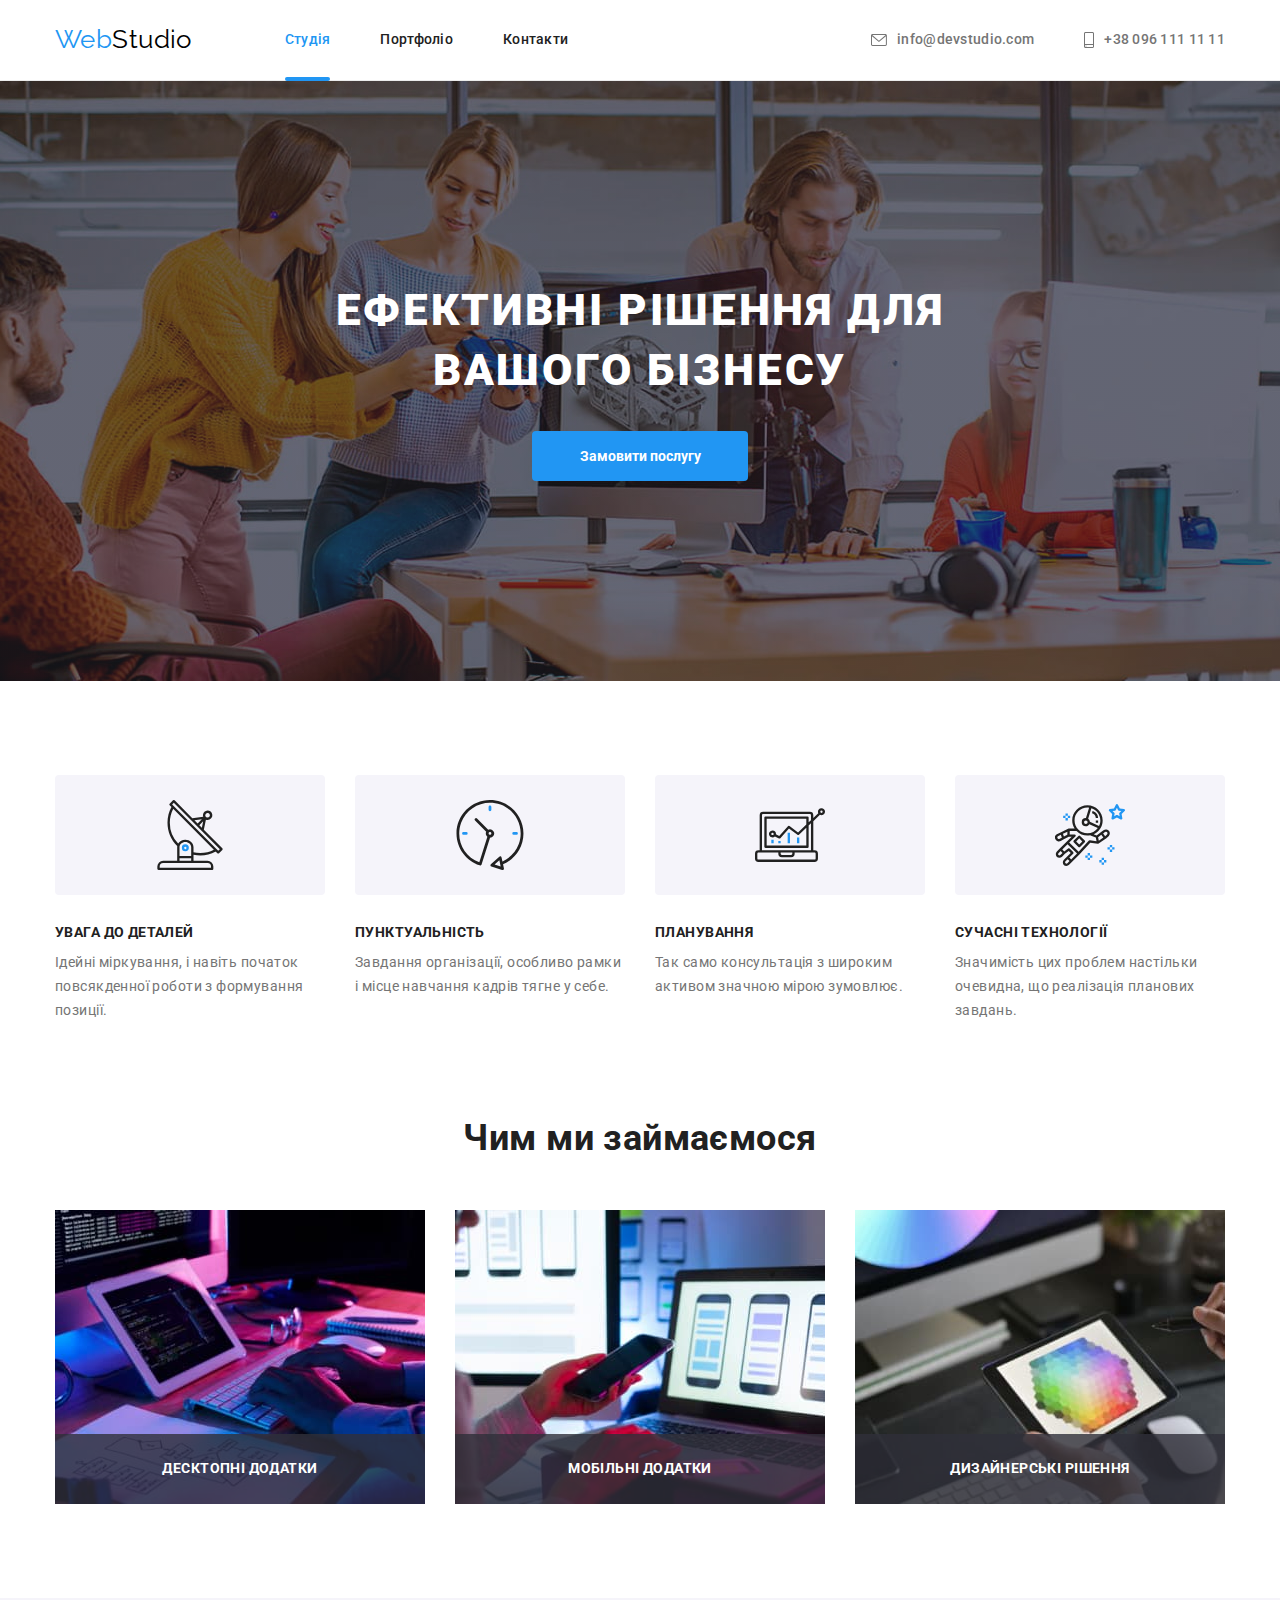
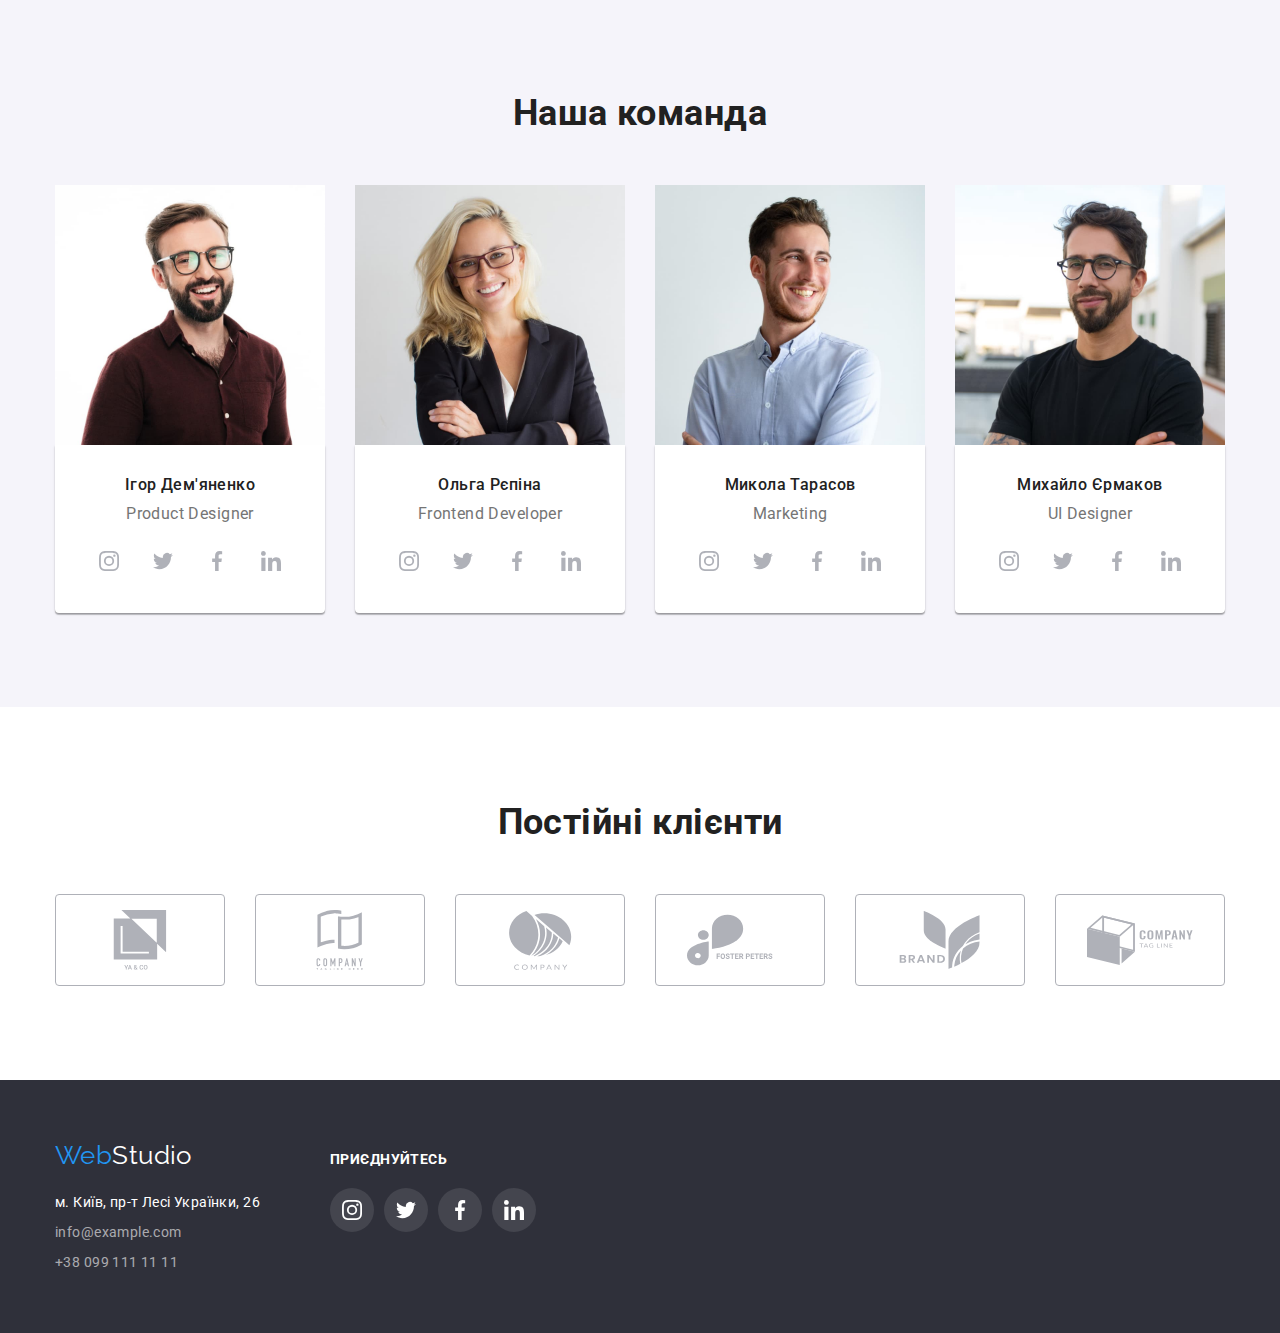
<file: index.html>
<!DOCTYPE html>
<html lang="uk">

<head>
    <meta charset="UTF-8">
    <meta http-equiv="X-UA-Compatible" content="IE=edge">
    <meta name="viewport" content="width=device-width, initial-scale=1.0">
    <title>Студія</title>
    <link
        href="https://fonts.googleapis.com/css2?family=Raleway:wght@700&family=Roboto:wght@400;500;700;900&display=swap"
        rel="stylesheet" />
    <link rel="stylesheet"
        href="https://cdnjs.cloudflare.com/ajax/libs/modern-normalize/1.1.0/modern-normalize.min.css">
    <link rel="stylesheet" href="./css/styles.css" />
</head>

<body>
    <header>
        <div class="container header">
            <nav class="main-nav">
                <a class="logo" href="./index.html"><span class="accent">Web</span>Studio</a>
                <ul class="site-nav list">
                    <li class="item"><a class="link current" href="./index.html">Студія</a></li>
                    <li class="item"><a class="link" href="./portfolio.html">Портфоліо</a></li>
                    <li class="item"><a class="link" href="">Контакти</a></li>
                </ul>
            </nav>
            <ul class="contacts list">
                <li class="item">
                    <a class="link" href="mailto:info@devstudio.com">
                        <svg class="contacts-icon" width="16" height="12">
                            <use href="./images/icons.svg#envelope"></use>
                        </svg>
                        info@devstudio.com
                    </a>
                </li>
                <li class="item">
                    <a class="link" href="tel:+380961111111">
                        <svg class="contacts-icon" width="10" height="16">
                            <use href="./images/icons.svg#smartphone"></use>
                        </svg>
                        +38 096 111 11 11
                    </a>
                </li>
            </ul>
        </div>
    </header>
    <main>
        <!-- Hero -->
        <section class="section hero">
            <div class="container">
                <h1 class="hero-title">Ефективні рішення для вашого бізнесу</h1>
                <button data-modal-open type="button" class="button primary">Замовити послугу</button>
            </div>
            <div class="backdrop is-hidden" data-modal>
                <div class="modal">
                    <button data-modal-close type="button" class="button-close">
                        <svg class="modal-close" width="11" height="11">
                            <use href="./images/icons.svg#Vector"></use>
                        </svg>
                    </button>
                </div>
            </div>
        </section>
        <!-- Features -->
        <section class="section">
            <div class="container">
                <h2 class="hidden">Особливості</h2>
                <ul class="features-list list">
                    <li class="item">
                        <div class="features-list icon-box">
                            <svg class="features-list icon" width="70" height="70">
                                <use href="./images/icons.svg#antenna"></use>
                            </svg>
                        </div>
                        <h3 class="title">УВАГА ДО ДЕТАЛЕЙ</h3>
                        <p class="text">Ідейні міркування, і навіть початок повсякденної роботи з формування позиції.
                        </p>
                    </li>
                    <li class="item">
                        <div class="features-list icon-box">
                            <svg class="features-list icon" width="70" height="70">
                                <use href="./images/icons.svg#clock"></use>
                            </svg>
                        </div>
                        <h3 class="title">ПУНКТУАЛЬНІСТЬ</h3>
                        <p class="text">Завдання організації, особливо рамки і місце навчання кадрів тягне у себе.</p>
                    </li>
                    <li class="item">
                        <div class="features-list icon-box">
                            <svg class="features-list icon" width="70" height="70">
                                <use href="./images/icons.svg#diagram"></use>
                            </svg>
                        </div>
                        <h3 class="title">ПЛАНУВАННЯ</h3>
                        <p class="text">Так само консультація з широким активом значною мірою зумовлює.</p>
                    </li>
                    <li class="item">
                        <div class="features-list icon-box">
                            <svg class="features-list icon" width="70" height="70">
                                <use href="./images/icons.svg#astronaut"></use>
                            </svg>
                        </div>
                        <h3 class="title">СУЧАСНІ ТЕХНОЛОГІЇ</h3>
                        <p class="text">Значимість цих проблем настільки очевидна, що реалізація планових завдань.</p>
                    </li>
                </ul>
            </div>
        </section>
        <!-- Work -->
        <section class="section work">
            <div class="container">
                <h2 class="section-title">Чим ми займаємося</h2>
                <ul class="work-list list">
                    <li class="item">
                        <img src="./images/work/box1.jpg" alt="Программирование" width="370" height="294">
                        <h3 class="title">ДЕСКТОПНІ ДОДАТКИ</h3>
                    </li>
                    <li class="item">
                        <img src="./images/work/box2.jpg" alt="Адаптация к мобильным версиям" width="370" height="294">
                        <h3 class="title">МОБІЛЬНІ ДОДАТКИ</h3>
                    </li>
                    <li class="item">
                        <img src="./images/work/box3.jpg" alt="Дизайн" width="370" height="294">
                        <h3 class="title">ДИЗАЙНЕРСЬКІ РІШЕННЯ</h3>
                    </li>
                </ul>
            </div>
        </section>
        <!-- Team -->
        <section class="section team">
            <div class="container">
                <h2 class="section-title">Наша команда</h2>
                <ul class="team-list list">
                    <li class="item">
                        <img src="./images/team/product_designer.jpg" alt="Product Designer" width="270" height="260">
                        <div class="team-border">
                            <h3 class="title">Ігор Дем'яненко</h3>
                            <p class="text">Product Designer</p>
                            <ul class="team-icon list">
                                <li class="item">
                                    <a class="team-icon link" href="">
                                        <svg class="social-icon" width="20" height="20">
                                            <use href="./images/icons.svg#instagram"></use>
                                        </svg>
                                    </a>
                                </li>
                                <li class="item">
                                    <a class="team-icon link" href="">
                                        <svg class="social-icon" width="20" height="20">
                                            <use href="./images/icons.svg#twitter"></use>
                                        </svg>
                                    </a>
                                </li>
                                <li class="item">
                                    <a class="team-icon link" href="">
                                        <svg class="social-icon" width="20" height="20">
                                            <use href="./images/icons.svg#facebook"></use>
                                        </svg>
                                    </a>
                                </li>
                                <li class="item">
                                    <a class="team-icon link" href="">
                                        <svg class="social-icon" width="20" height="20">
                                            <use href="./images/icons.svg#linkedin"></use>
                                        </svg>
                                    </a>
                                </li>
                            </ul>
                        </div>
                    </li>
                    <li class="item">
                        <img src="./images/team/frontend_developer.jpg" alt="Frontend Developer" width="270"
                            height="260">
                        <div class="team-border">
                            <h3 class="title">Ольга Рєпіна</h3>
                            <p class="text">Frontend Developer</p>
                            <ul class="team-icon list">
                                <li class="item">
                                    <a class="team-icon link" href="">
                                        <svg class="social-icon" width="20" height="20">
                                            <use href="./images/icons.svg#instagram"></use>
                                        </svg>
                                    </a>
                                </li>
                                <li class="item">
                                    <a class="team-icon link" href="">
                                        <svg class="social-icon" width="20" height="20">
                                            <use href="./images/icons.svg#twitter"></use>
                                        </svg>
                                    </a>
                                </li>
                                <li class="item">
                                    <a class="team-icon link" href="">
                                        <svg class="social-icon" width="20" height="20">
                                            <use href="./images/icons.svg#facebook"></use>
                                        </svg>
                                    </a>
                                </li>
                                <li class="item">
                                    <a class="team-icon link" href="">
                                        <svg class="social-icon" width="20" height="20">
                                            <use href="./images/icons.svg#linkedin"></use>
                                        </svg>
                                    </a>
                                </li>
                            </ul>
                        </div>
                    </li>
                    <li class="item">
                        <img src="./images/team/marketing.jpg" alt="Marketing" width="270" height="260">
                        <div class="team-border">
                            <h3 class="title">Микола Тарасов</h3>
                            <p class="text">Marketing</p>
                            <ul class="team-icon list">
                                <li class="item">
                                    <a class="team-icon link" href="">
                                        <svg class="social-icon" width="20" height="20">
                                            <use href="./images/icons.svg#instagram"></use>
                                        </svg>
                                    </a>
                                </li>
                                <li class="item">
                                    <a class="team-icon link" href="">
                                        <svg class="social-icon" width="20" height="20">
                                            <use href="./images/icons.svg#twitter"></use>
                                        </svg>
                                    </a>
                                </li>
                                <li class="item">
                                    <a class="team-icon link" href="">
                                        <svg class="social-icon" width="20" height="20">
                                            <use href="./images/icons.svg#facebook"></use>
                                        </svg>
                                    </a>
                                </li>
                                <li class="item">
                                    <a class="team-icon link" href="">
                                        <svg class="social-icon" width="20" height="20">
                                            <use href="./images/icons.svg#linkedin"></use>
                                        </svg>
                                    </a>
                                </li>
                            </ul>
                        </div>
                    </li>
                    <li class="item">
                        <img src="./images/team/ui_designer.jpg" alt="UI Designer" width="270" height="260">
                        <div class="team-border">
                            <h3 class="title">Михайло Єрмаков</h3>
                            <p class="text">UI Designer</p>
                            <ul class="team-icon list">
                                <li class="item">
                                    <a class="team-icon link" href="">
                                        <svg class="social-icon" width="20" height="20">
                                            <use href="./images/icons.svg#instagram"></use>
                                        </svg>
                                    </a>
                                </li>
                                <li class="item">
                                    <a class="team-icon link" href="">
                                        <svg class="social-icon" width="20" height="20">
                                            <use href="./images/icons.svg#twitter"></use>
                                        </svg>
                                    </a>
                                </li>
                                <li class="item">
                                    <a class="team-icon link" href="">
                                        <svg class="social-icon" width="20" height="20">
                                            <use href="./images/icons.svg#facebook"></use>
                                        </svg>
                                    </a>
                                </li>
                                <li class="item">
                                    <a class="team-icon link" href="">
                                        <svg class="social-icon" width="20" height="20">
                                            <use href="./images/icons.svg#linkedin"></use>
                                        </svg>
                                    </a>
                                </li>
                            </ul>
                        </div>
                    </li>
                </ul>
            </div>
        </section>
        <section class="section clients">
            <div class="container">
                <h2 class="section-title">Постійні клієнти</h2>
                <ul class="clients list">
                    <li class="item">
                        <a class="clients link" href="">
                            <svg class="clients-icon" width="106" height="60">
                                <use href="./images/icons.svg#group_1"></use>
                            </svg>
                        </a>
                    </li>
                    <li class="item">
                        <a class="clients link" href="">
                            <svg class="clients-icon" width="106" height="60">
                                <use href="./images/icons.svg#group_2"></use>
                            </svg>
                        </a>
                    </li>
                    <li class="item">
                        <a class="clients link" href="">
                            <svg class="clients-icon" width="106" height="60">
                                <use href="./images/icons.svg#group_3"></use>
                            </svg>
                        </a>
                    </li>
                    <li class="item">
                        <a class="clients link" href="">
                            <svg class="clients-icon" width="106" height="60">
                                <use href="./images/icons.svg#group_4"></use>
                            </svg>
                        </a>
                    </li>
                    <li class="item">
                        <a class="clients link" href="">
                            <svg class="clients-icon" width="106" height="60">
                                <use href="./images/icons.svg#group_5"></use>
                            </svg>
                        </a>
                    </li>
                    <li class="item">
                        <a class="clients link" href="">
                            <svg class="clients-icon" width="106" height="60">
                                <use href="./images/icons.svg#group_6"></use>
                            </svg>
                        </a>
                    </li>
                </ul>
            </div>
        </section>
    </main>
    <footer>
        <div class="container">
            <div class="container-flex">
                <div class="contacts-flex">
                    <a class="logo" href="./index.html"><span class="accent">Web</span>Studio</a>
                    <address>
                        <ul class="foot-list list">
                            <li class="item"><a class="address" href="">м. Київ, пр-т Лесі Українки, 26</a></li>
                            <li class="item"><a class="link" href="mailto:info@example.com">info@example.com</a></li>
                            <li class="item"><a class="link" href="tel:+380991111111">+38 099 111 11 11</a></li>
                        </ul>
                    </address>
                </div>
                <div class="social-section">
                    <p class="social-section text">ПРИЄДНУЙТЕСЬ</p>
                    <ul class="social-list list">
                        <li class="item">
                            <a class="social-list link" href="">
                                <svg class="footer-social-icon" width="20" height="20">
                                    <use href="./images/icons.svg#instagram"></use>
                                </svg>
                            </a>
                        </li>
                        <li class="item">
                            <a class="social-list link" href="">
                                <svg class="footer-social-icon" width="20" height="20">
                                    <use href="./images/icons.svg#twitter"></use>
                                </svg>
                            </a>
                        </li>
                        <li class="item">
                            <a class="social-list link" href="">
                                <svg class="footer-social-icon" width="20" height="20">
                                    <use href="./images/icons.svg#facebook"></use>
                                </svg>
                            </a>
                        </li>
                        <li class="item">
                            <a class="social-list link" href="">
                                <svg class="footer-social-icon" width="20" height="20">
                                    <use href="./images/icons.svg#linkedin"></use>
                                </svg>
                            </a>
                        </li>
                    </ul>
                </div>
            </div>
        </div>
    </footer>
    <script src="./js/modal.js"></script>
</body>

</html>
</file>
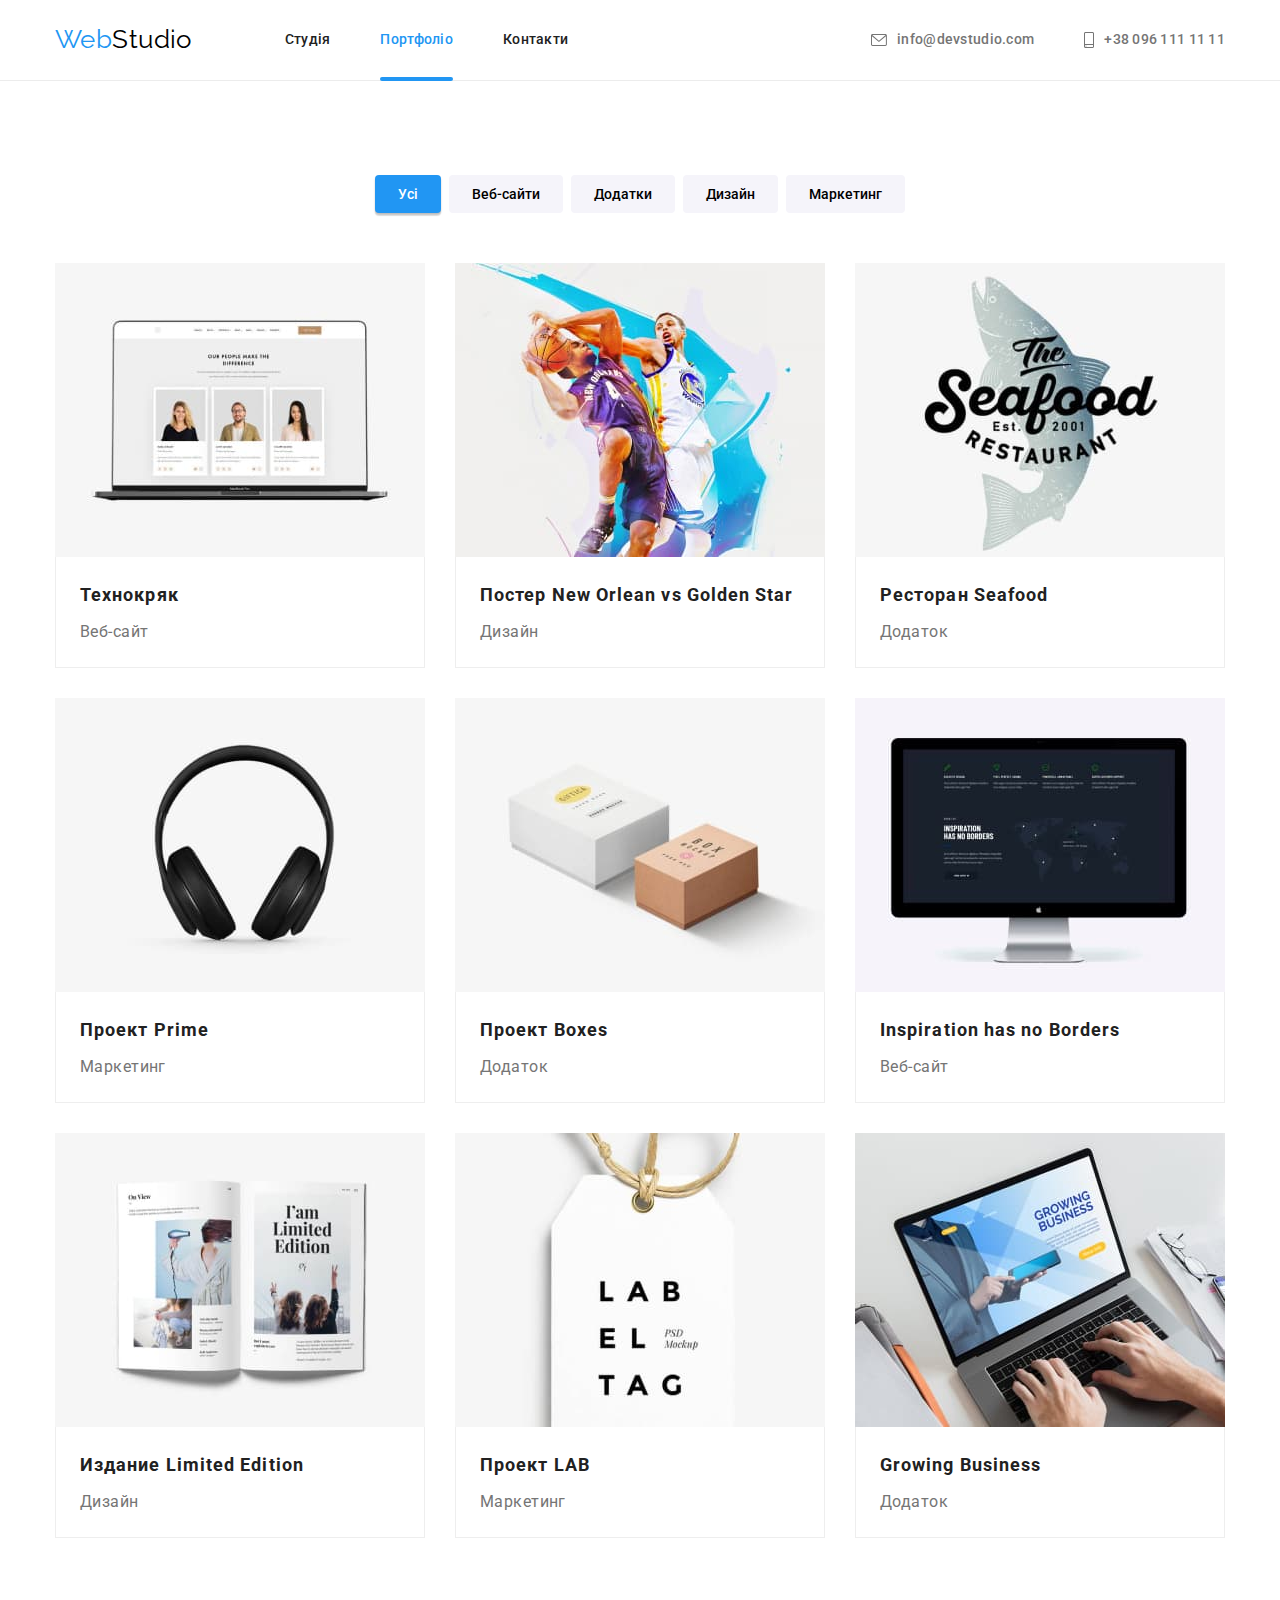
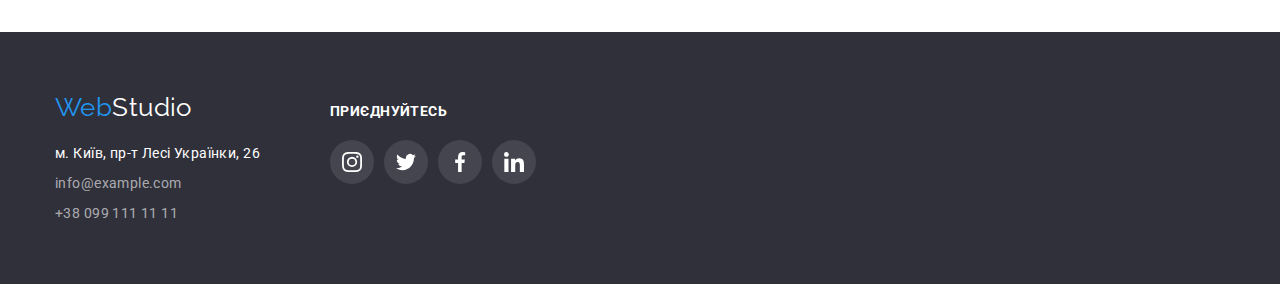
<file: portfolio.html>
<!DOCTYPE html>
<html lang="uk">

<head>
    <meta charset="UTF-8">
    <meta http-equiv="X-UA-Compatible" content="IE=edge">
    <meta name="viewport" content="width=device-width, initial-scale=1.0">
    <title>Портфоліо</title>
    <link
        href="https://fonts.googleapis.com/css2?family=Raleway:wght@700&family=Roboto:wght@400;500;700;900&display=swap"
        rel="stylesheet" />
    <link rel="stylesheet"
        href="https://cdnjs.cloudflare.com/ajax/libs/modern-normalize/1.1.0/modern-normalize.min.css">
    <link rel="stylesheet" href="./css/styles.css" />
</head>

<body>
    <header>
        <div class="container header">
            <nav class="main-nav">
                <a class="logo" href="./index.html"><span class="accent">Web</span>Studio</a>
                <ul class="site-nav list">
                    <li class="item"><a class="link" href="./index.html">Студія</a></li>
                    <li class="item"><a class="link current" href="./portfolio.html">Портфоліо</a></li>
                    <li class="item"><a class="link" href="">Контакти</a></li>
                </ul>
            </nav>
            <ul class="contacts list">
                <li class="item">
                    <a class="link" href="mailto:info@devstudio.com">
                        <svg class="contacts-icon" width="16" height="12">
                            <use href="./images/icons.svg#envelope"></use>
                        </svg>
                        info@devstudio.com
                    </a>
                </li>
                <li class="item">
                    <a class="link" href="tel:+380961111111">
                        <svg class="contacts-icon" width="10" height="16">
                            <use href="./images/icons.svg#smartphone"></use>
                        </svg>
                        +38 096 111 11 11
                    </a>
                </li>
            </ul>
        </div>
    </header>
    <main>
        <section class="section">
            <div class="container">
                <h1 class="hidden">Портфоліо</h1>
                <ul class="button-list list">
                    <li class="item"><button type="button" class="button current">Усі</button></li>
                    <li class="item"><button type="button" class="button">Веб-сайти</button></li>
                    <li class="item"><button type="button" class="button">Додатки</button></li>
                    <li class="item"><button type="button" class="button">Дизайн</button></li>
                    <li class="item"><button type="button" class="button">Маркетинг</button></li>
                </ul>
                <ul class="portfolio-list list">
                    <li class="item">
                        <a class="portfolio-link" href="">
                            <div class="portfolio-thumb">
                                <img src="./images/portfolio/technokryak.jpg" alt="Ноутбук" width="370" height="294">
                                <div class="portfolio-overlay">
                                    <p class="portfolio-description">Ресурс пропонує комплексні пропозиції з різним
                                        рівнем
                                        функціоналу та
                                        сервісів. Все це дозволить відвідувачу отримати
                                        вичерпні відомості про компанію чи приватну особу.</p>
                                </div>
                            </div>
                            <div class="portfolio-border">
                                <h2 class="title">Технокряк</h2>
                                <p class="text">Веб-сайт</p>
                            </div>
                        </a>
                    </li>
                    <li class="item">
                        <a class="portfolio-link" href="">
                            <div class="portfolio-thumb">
                                <img src="./images/portfolio/new_orlean_vs_golden_star.jpg" alt="Два баскетболиста"
                                    width="370" height="294">
                                <div class="portfolio-overlay">
                                    <p class="portfolio-description">Ресурс пропонує комплексні пропозиції з різним
                                        рівнем
                                        функціоналу та
                                        сервісів. Все це дозволить відвідувачу отримати
                                        вичерпні відомості про компанію чи приватну особу.</p>
                                </div>
                            </div>
                            <div class="portfolio-border">
                                <h2 class="title">Постер New Orlean vs Golden Star</h2>
                                <p class="text">Дизайн</p>
                            </div>
                        </a>
                    </li>
                    <li class="item">
                        <a class="portfolio-link" href="">
                            <div class="portfolio-thumb">
                                <img src="./images/portfolio/seafood.jpg" alt="Логотип ресторана" width="370"
                                    height="294">
                                <div class="portfolio-overlay">
                                    <p class="portfolio-description">Ресурс пропонує комплексні пропозиції з різним
                                        рівнем
                                        функціоналу та
                                        сервісів. Все це дозволить відвідувачу отримати
                                        вичерпні відомості про компанію чи приватну особу.</p>
                                </div>
                            </div>
                            <div class="portfolio-border">
                                <h2 class="title">Ресторан Seafood</h2>
                                <p class="text">Додаток</p>
                            </div>
                        </a>
                    </li>
                    <li class="item">
                        <a class="portfolio-link" href="">
                            <div class="portfolio-thumb">
                                <img src="./images/portfolio/prime.jpg" alt="Наушники" width="370" height="294">
                                <div class="portfolio-overlay">
                                    <p class="portfolio-description">Ресурс пропонує комплексні пропозиції з різним
                                        рівнем
                                        функціоналу та
                                        сервісів. Все це дозволить відвідувачу отримати
                                        вичерпні відомості про компанію чи приватну особу.</p>
                                </div>
                            </div>
                            <div class="portfolio-border">
                                <h2 class="title">Проект Prime</h2>
                                <p class="text">Маркетинг</p>
                            </div>
                        </a>
                    </li>
                    <li class="item">
                        <a class="portfolio-link" href="">
                            <div class="portfolio-thumb">
                                <img src="./images/portfolio/boxes.jpg" alt="Коробки" width="370" height="294">
                                <div class="portfolio-overlay">
                                    <p class="portfolio-description">Ресурс пропонує комплексні пропозиції з різним
                                        рівнем
                                        функціоналу та
                                        сервісів. Все це дозволить відвідувачу отримати
                                        вичерпні відомості про компанію чи приватну особу.</p>
                                </div>
                            </div>
                            <div class="portfolio-border">
                                <h2 class="title">Проект Boxes</h2>
                                <p class="text">Додаток</p>
                            </div>
                        </a>
                    </li>
                    <li class="item">
                        <a class="portfolio-link" href="">
                            <div class="portfolio-thumb">
                                <img src="./images/portfolio/inspiration_has_no_borders.jpg" alt="Монитор" width="370"
                                    height="294">
                                <div class="portfolio-overlay">
                                    <p class="portfolio-description">Ресурс пропонує комплексні пропозиції з різним
                                        рівнем
                                        функціоналу та
                                        сервісів. Все це дозволить відвідувачу отримати
                                        вичерпні відомості про компанію чи приватну особу.</p>
                                </div>
                            </div>
                            <div class="portfolio-border">
                                <h2 class="title">Inspiration has no Borders</h2>
                                <p class="text">Веб-сайт</p>
                            </div>
                        </a>
                    </li>
                    <li class="item">
                        <a class="portfolio-link" href="">
                            <div class="portfolio-thumb">
                                <img src="./images/portfolio/limited_edition.jpg" alt="Журнал" width="370" height="294">
                                <div class="portfolio-overlay">
                                    <p class="portfolio-description">Ресурс пропонує комплексні пропозиції з різним
                                        рівнем
                                        функціоналу та
                                        сервісів. Все це дозволить відвідувачу отримати
                                        вичерпні відомості про компанію чи приватну особу.</p>
                                </div>
                            </div>
                            <div class="portfolio-border">
                                <h2 class="title">Издание Limited Edition</h2>
                                <p class="text">Дизайн</p>
                            </div>
                        </a>
                    </li>
                    <li class="item">
                        <a class="portfolio-link" href="">
                            <div class="portfolio-thumb">
                                <img src="./images/portfolio/lab.jpg" alt="Ярлык" width="370" height="294">
                                <div class="portfolio-overlay">
                                    <p class="portfolio-description">Ресурс пропонує комплексні пропозиції з різним
                                        рівнем
                                        функціоналу та
                                        сервісів. Все це дозволить відвідувачу отримати
                                        вичерпні відомості про компанію чи приватну особу.</p>
                                </div>
                            </div>
                            <div class="portfolio-border">
                                <h2 class="title">Проект LAB</h2>
                                <p class="text">Маркетинг</p>
                            </div>
                        </a>
                    </li>
                    <li class="item">
                        <a class="portfolio-link" href="">
                            <div class="portfolio-thumb">
                                <img src="./images/portfolio/growing_business.jpg" alt="Работа за ноутбуком" width="370"
                                    height="294">
                                <div class="portfolio-overlay">
                                    <p class="portfolio-description">Ресурс пропонує комплексні пропозиції з різним
                                        рівнем
                                        функціоналу та
                                        сервісів. Все це дозволить відвідувачу отримати
                                        вичерпні відомості про компанію чи приватну особу.</p>
                                </div>
                            </div>
                            <div class="portfolio-border">
                                <h2 class="title">Growing Business</h2>
                                <p class="text">Додаток</p>
                            </div>
                        </a>
                    </li>
                </ul>
            </div>
        </section>
    </main>
    <footer>
        <div class="container">
            <div class="container-flex">
                <div class="contacts-flex">
                    <a class="logo" href="./index.html"><span class="accent">Web</span>Studio</a>
                    <address>
                        <ul class="foot-list list">
                            <li class="item"><a class="address" href="">м. Київ, пр-т Лесі Українки, 26</a></li>
                            <li class="item"><a class="link" href="mailto:info@example.com">info@example.com</a></li>
                            <li class="item"><a class="link" href="tel:+380991111111">+38 099 111 11 11</a></li>
                        </ul>
                    </address>
                </div>
                <div class="social-section">
                    <p class="social-section text">ПРИЄДНУЙТЕСЬ</p>
                    <ul class="social-list list">
                        <li class="item">
                            <a class="social-list link" href="">
                                <svg class="footer-social-icon" width="20" height="20">
                                    <use href="./images/icons.svg#instagram"></use>
                                </svg>
                            </a>
                        </li>
                        <li class="item">
                            <a class="social-list link" href="">
                                <svg class="footer-social-icon" width="20" height="20">
                                    <use href="./images/icons.svg#twitter"></use>
                                </svg>
                            </a>
                        </li>
                        <li class="item">
                            <a class="social-list link" href="">
                                <svg class="footer-social-icon" width="20" height="20">
                                    <use href="./images/icons.svg#facebook"></use>
                                </svg>
                            </a>
                        </li>
                        <li class="item">
                            <a class="social-list link" href="">
                                <svg class="footer-social-icon" width="20" height="20">
                                    <use href="./images/icons.svg#linkedin"></use>
                                </svg>
                            </a>
                        </li>
                    </ul>
                </div>
            </div>
        </div>
    </footer>
</body>

</html>
</file>
<file: css/styles.css>
/* цвет основного текста #212121 */
/* вторичный цвет текста #757575 */
/* белый #FFFFFF */
/* футер (номер, почта) rgba(255, 255, 255, 0.6); */
/* акцент #2196F3 */
/* вторичный цвет фона #F5F4FA */
/* фон героя+футера #2F303A */

:root {
  --primary-text-color: #212121;
  --second-text-color: #757575;
  --accent-color: #2196f3;
  --basic-white: #fff;
  --second-background-color: #f5f4fa;
  --hero-footer-background-color: #2f303a;
  --logo-color: #000000;
  --foot-text-color: rgba(255, 255, 255, 0.6);
  --features-icon-box: #f5f4fa;
  --clients-border-box: #afb1b8;
  --footer-social-circle: rgba(255, 255, 255, 0.1);
  --work-text-bc: rgba(47, 48, 58, 0.8);
  --portfolio-animation: rgba(33, 150, 243, 0.9);
  --backdrop-background-color: rgba(0, 0, 0, 0.2);
}
html {
  box-sizing: border-box;
}
*,
*::after,
*::before {
  box-sizing: inherit;
}
/* Стили для обнуления верхних отступов у элементов */
h1,
h2,
h3,
h4,
h5,
h6,
p {
  margin: 0;
}
/* Класс для обнуления базовых свойств у списков (ul) */
ul {
  list-style: none;
  padding: 0;
  margin: 0;
}
/* Класс для обнуления базовых свойств у ссылок */
a {
  text-decoration: none;
  color: inherit;
}
/* Свойства для корректного отображения картинок */
img {
  display: block;
  max-width: 100%;
  height: auto;
}
body {
  font-family: Roboto, sans-serif;
  font-size: 14px;
  letter-spacing: 0.03em;

  background-color: var(--basic-white);
  color: var(--primary-text-color);
}
header {
  border-bottom: 1px solid #ececec;
}
.header,
.main-nav {
  display: flex;
  align-items: center;
  justify-content: flex-start;
}
.container {
  width: 1200px;
  padding-left: 15px;
  padding-right: 15px;
  margin-left: auto;
  margin-right: auto;
}

/* Logo */

.logo {
  font-family: Raleway, sans-serif;
  font-size: 26px;
  line-height: 1.2;
  text-decoration: none;

  color: var(--logo-color);
}
.logo .accent {
  color: var(--accent-color);
}

/* Navigation */

.site-nav {
  display: flex;
  margin-left: 93px;
}
.site-nav .item + .item {
  margin-left: 50px;
}
.site-nav .link {
  position: relative;

  display: block;
  padding-top: 32px;
  padding-bottom: 32px;

  font-weight: 500;
  line-height: 1.14;
  letter-spacing: 0.02em;
  text-decoration: none;

  color: var(--primary-text-color);

  transition: color 250ms cubic-bezier(0.4, 0, 0.2, 1);
}
.site-nav .link:hover,
.site-nav .link:focus {
  color: var(--accent-color);
}
.site-nav .link.current {
  color: var(--accent-color);
}

.site-nav .link.current::after {
  content: '';
  position: absolute;
  bottom: -1px;
  left: 0;

  width: 100%;
  height: 4px;

  background-color: var(--accent-color);
  border-radius: 2px;
}

/* Contacts in header */

.contacts {
  display: flex;
  margin-left: auto;
}
.contacts .item + .item {
  margin-left: 50px;
}
.contacts .link {
  display: flex;
  align-items: center;
  padding: 32px 0;

  font-weight: 500;
  line-height: 1.14;
  letter-spacing: 0.02em;
  text-decoration: none;

  color: var(--second-text-color);

  transition: color 250ms cubic-bezier(0.4, 0, 0.2, 1);
}
.contacts-icon {
  margin-right: 10px;
  fill: currentColor;
}
.contacts .link:hover,
.contacts .link:focus {
  color: var(--accent-color);
}

/* Hero */

.hero {
  text-align: center;
  background-color: var(--hero-footer-background-color);
}
.hero-title {
  width: 696px;
  margin-left: auto;
  margin-right: auto;
  margin-bottom: 30px;

  font-weight: 900;
  font-size: 44px;
  line-height: 1.36;
  text-align: center;
  letter-spacing: 0.06em;
  text-transform: uppercase;

  color: var(--basic-white);
}

/* Modal window */

.backdrop {
  position: fixed;
  top: 0;
  left: 0;

  width: 100%;
  height: 100%;

  background-color: var(--backdrop-background-color);

  opacity: 1;
  transition: opacity 250ms cubic-bezier(0.4, 0, 0.2, 1);
}
.backdrop.is-hidden {
  opacity: 0;
  pointer-events: none;
}
.backdrop.is-hidden .modal {
  transform: translate(-50%, 0);
}
.modal {
  position: absolute;
  top: 50%;
  left: 50%;

  min-width: 528px;
  min-height: 581px;

  background-color: var(--basic-white);
  box-shadow: 0px 1px 3px rgba(0, 0, 0, 0.12), 0px 1px 1px rgba(0, 0, 0, 0.14),
    0px 2px 1px rgba(0, 0, 0, 0.2);
  border-radius: 4px;

  transform: translate(-50%, -50%);
  transition: transform 250ms cubic-bezier(0.4, 0, 0.2, 1);
}
.button-close {
  position: absolute;
  top: 8px;
  right: 8px;
  width: 30px;
  height: 30px;
  align-items: center;
  justify-content: center;

  background-color: transparent;
  border-color: rgba(0, 0, 0, 0.1);
  border-radius: 50%;

  transition: border-color 250ms cubic-bezier(0.4, 0, 0.2, 1);
}
.button-close:hover,
.button-close:focus {
  border-color: #000000;
}

/* Features */

.features-list {
  display: flex;
  flex-wrap: wrap;
}
.features-list .item {
  width: 270px;
  margin-right: 30px;
}
.features-list .item:last-child {
  margin-right: 0;
}
.features-list.icon-box {
  display: flex;
  width: 270px;
  height: 120px;
  margin-bottom: 30px;
  align-items: center;
  justify-content: center;

  background-color: var(--features-icon-box);
  border-radius: 4px;
}
.features-list .title {
  margin-bottom: 10px;

  font-size: 14px;
  line-height: 1.14;
  text-transform: uppercase;
}
.features-list .text {
  line-height: 1.71;

  color: var(--second-text-color);
}
.hidden {
  position: absolute;
  width: 1px;
  height: 1px;
  margin: -1px;
  border: 0;
  padding: 0;
  white-space: nowrap;
  clip-path: inset(100%);
  clip: rect(0 0 0 0);
  overflow: hidden;
}

/* Sections */

.section {
  padding-top: 94px;
  padding-bottom: 94px;
}
.section.hero {
  max-width: 1600px;
  height: 600px;
  padding: 200px 0;
  margin-left: auto;
  margin-right: auto;

  background-image: linear-gradient(to right, rgba(47, 48, 58, 0.4), rgba(47, 48, 58, 0.4)),
    url(../images/hero.jpg);
  background-repeat: no-repeat;
  background-position: center;
  background-size: cover;
}
.section.work {
  padding-top: 0;
}
.section-title {
  margin-bottom: 50px;

  font-size: 36px;
  line-height: 1.2;
  text-align: center;
}

/* Work section */

.work-list {
  display: flex;
}
.work-list .item {
  position: relative;
  z-index: -1;

  margin-right: 30px;
}
.work-list .item:last-child {
  margin-right: 0;
}
.work-list .title {
  position: absolute;
  bottom: 0;

  width: 370px;
  min-height: 70px;
  padding: 27px 0;

  font-size: 14px;
  line-height: 1.14;
  text-align: center;
  text-transform: uppercase;

  color: var(--basic-white);
  background-color: var(--work-text-bc);
}

/* Team section */

.team-list {
  display: flex;
}
.team-list .item {
  width: 270px;
  margin-right: 30px;
}
.team-list .item:last-child {
  margin-right: 0;
}
.section.team {
  background-color: var(--second-background-color);
}
.team-list .title {
  margin-bottom: 10px;
  font-weight: 500;
  font-size: 16px;
  line-height: 1.19;
  text-align: center;
}
.team-list .text {
  font-size: 16px;
  line-height: 1.19;
  text-align: center;

  color: var(--second-text-color);
}
.team-border {
  padding: 30px 0;

  background-color: var(--basic-white);
  box-shadow: 0px 1px 3px rgba(0, 0, 0, 0.12), 0px 1px 1px rgba(0, 0, 0, 0.14),
    0px 2px 1px rgba(0, 0, 0, 0.2);
  border-radius: 0px 0px 4px 4px;
}
.team-icon.list {
  display: flex;
  margin-top: 16px;
  padding: 0 32px;
}
.team-icon .item {
  margin-right: 10px;
}
.team-icon .item:last-child {
  margin-right: 0;
}
.team-icon.link {
  display: flex;
  width: 44px;
  height: 44px;
  align-items: center;
  justify-content: center;

  color: var(--clients-border-box);
  background-color: var(--basic-white);
  border-radius: 50%;

  transition: color 250ms cubic-bezier(0.4, 0, 0.2, 1),
    background-color 250ms cubic-bezier(0.4, 0, 0.2, 1);
}
.team-icon .social-icon {
  fill: currentColor;
}
.team-icon.link:hover,
.team-icon.link:focus {
  color: var(--basic-white);
  background-color: var(--accent-color);
}
/* Clients */
.clients.list {
  display: flex;
}
.clients.link {
  display: flex;
  width: 170px;
  height: 92px;
  align-items: center;
  justify-content: center;

  color: var(--clients-border-box);
  border-radius: 4px;
  border: 1px solid var(--clients-border-box);

  transition: color 250ms cubic-bezier(0.4, 0, 0.2, 1), border 250ms cubic-bezier(0.4, 0, 0.2, 1);
}
.clients .item {
  margin-right: 30px;
}
.clients .item:last-child {
  margin-right: 0;
}
.clients-icon {
  fill: currentColor;
}
.clients.link:hover,
.clients.link:focus {
  color: var(--accent-color);
  border: 1px solid var(--accent-color);
}

/* Portfolio buttons */

.button-list {
  display: flex;
  flex-wrap: wrap;
  margin-bottom: 50px;
  justify-content: center;
}
.button-list .button {
  min-height: 38px;
  padding: 6px 22px;
  border: 1px solid transparent;
  font-weight: 500;
}
.button-list .item {
  margin-right: 8px;
}
.button-list .item:last-child {
  margin-right: 0;
}
.button.current {
  color: var(--basic-white);
  background-color: var(--accent-color);
  box-shadow: 0px 3px 1px rgba(0, 0, 0, 0.1), 0px 1px 2px rgba(0, 0, 0, 0.08),
    0px 2px 2px rgba(0, 0, 0, 0.12);
}

/* Portfolio list */

.portfolio-list {
  display: flex;
  flex-wrap: wrap;
}
.portfolio-list .item {
  width: 370px;
  margin-right: 30px;
  margin-bottom: 30px;
}
.portfolio-list .item:nth-child(3n) {
  margin-right: 0;
}
.portfolio-list .item:nth-last-child(-n + 3) {
  margin-bottom: 0;
}
.portfolio-border {
  min-width: 322px;
  padding: 20px 24px;

  border: 1px solid #eeeeee;
  border-top: transparent;
}
.portfolio-list .title {
  margin-bottom: 4px;
  font-size: 18px;
  line-height: 2;
  letter-spacing: 0.06em;
}
.portfolio-list .text {
  font-size: 16px;
  line-height: 1.88;

  color: var(--second-text-color);
}
.portfolio-link {
  position: relative;
  display: block;

  transition: box-shadow 250ms cubic-bezier(0.4, 0, 0.2, 1);
}
.portfolio-link:hover,
.portfolio-link:focus {
  box-shadow: 0px 4px 4px rgba(0, 0, 0, 0.25);
}

/* Portfolio-animation */

.portfolio-description {
  position: absolute;
  top: 0;
  padding: 63px 24px;

  font-size: 18px;
  line-height: 1.56;
  text-align: left;

  color: var(--basic-white);
}
.portfolio-thumb {
  position: relative;
  overflow: hidden;
}
.portfolio-overlay {
  position: absolute;
  top: 0;
  left: 0;
  width: 100%;
  height: 100%;
  background-color: var(--portfolio-animation);

  transform: translateY(100%);
  transition: transform 250ms cubic-bezier(0.4, 0, 0.2, 1);
}
.portfolio-link:hover .portfolio-overlay {
  transform: translateY(0);
}

/* Footer */

footer {
  padding: 60px 0;
  background-color: var(--hero-footer-background-color);
}
footer .logo {
  display: block;
  margin-bottom: 20px;
  color: var(--basic-white);
}
.foot-list .item {
  margin-bottom: 9px;
}
.foot-list .item:last-child {
  margin-bottom: 0;
}
.foot-list .address {
  font-style: normal;
  line-height: 1.5;
  text-decoration: none;

  color: var(--basic-white);
}
.foot-list .link {
  font-style: normal;
  line-height: 1.5;
  text-decoration: none;

  color: var(--foot-text-color);

  transition: color 250ms cubic-bezier(0.4, 0, 0.2, 1);
}
.foot-list .link:hover,
.foot-list .link:focus {
  color: var(--accent-color);
}

/* Social in footer */

.container-flex {
  display: flex;
  gap: 70px;
  align-items: baseline;
}
.social-section.text {
  margin-bottom: 20px;

  font-weight: 700;
  line-height: 1.14;
  color: var(--basic-white);
}
.social-list {
  display: flex;
}
.social-list .item {
  margin-right: 10px;
}
.social-list .item:last-child {
  margin-right: 0;
}
.social-list.link {
  display: flex;
  width: 44px;
  height: 44px;
  align-items: center;
  justify-content: center;

  color: var(--basic-white);
  background-color: var(--footer-social-circle);
  border-radius: 50%;

  transition: color 250ms cubic-bezier(0.4, 0, 0.2, 1),
    background-color 250ms cubic-bezier(0.4, 0, 0.2, 1);
}
.footer-social-icon {
  fill: currentColor;
}
.social-list.link:hover,
.social-list.link:focus {
  background-color: var(--accent-color);
  color: var(--basic-white);
}

/* Button */

.button {
  background-color: var(--second-background-color);
  cursor: pointer;
  border-radius: 4px;

  transition: color 250ms cubic-bezier(0.4, 0, 0.2, 1),
    background-color 250ms cubic-bezier(0.4, 0, 0.2, 1),
    box-shadow 250ms cubic-bezier(0.4, 0, 0.2, 1);
}
.button:hover,
.button:focus {
  color: var(--basic-white);
  background-color: var(--accent-color);
  box-shadow: 0px 3px 1px rgba(0, 0, 0, 0.1), 0px 1px 2px rgba(0, 0, 0, 0.08),
    0px 2px 2px rgba(0, 0, 0, 0.12);
}
.button.primary {
  min-width: 216px;
  min-height: 50px;
  padding: 10px 32px;

  font-weight: 700;

  color: var(--basic-white);
  background-color: var(--accent-color);
  border: 1px solid transparent;

  transition: color 250ms cubic-bezier(0.4, 0, 0.2, 1),
    background-color 250ms cubic-bezier(0.4, 0, 0.2, 1);
}
.button.primary:hover,
.button.primary:focus {
  color: var(--accent-color);
  background-color: var(--basic-white);
}
</file>
